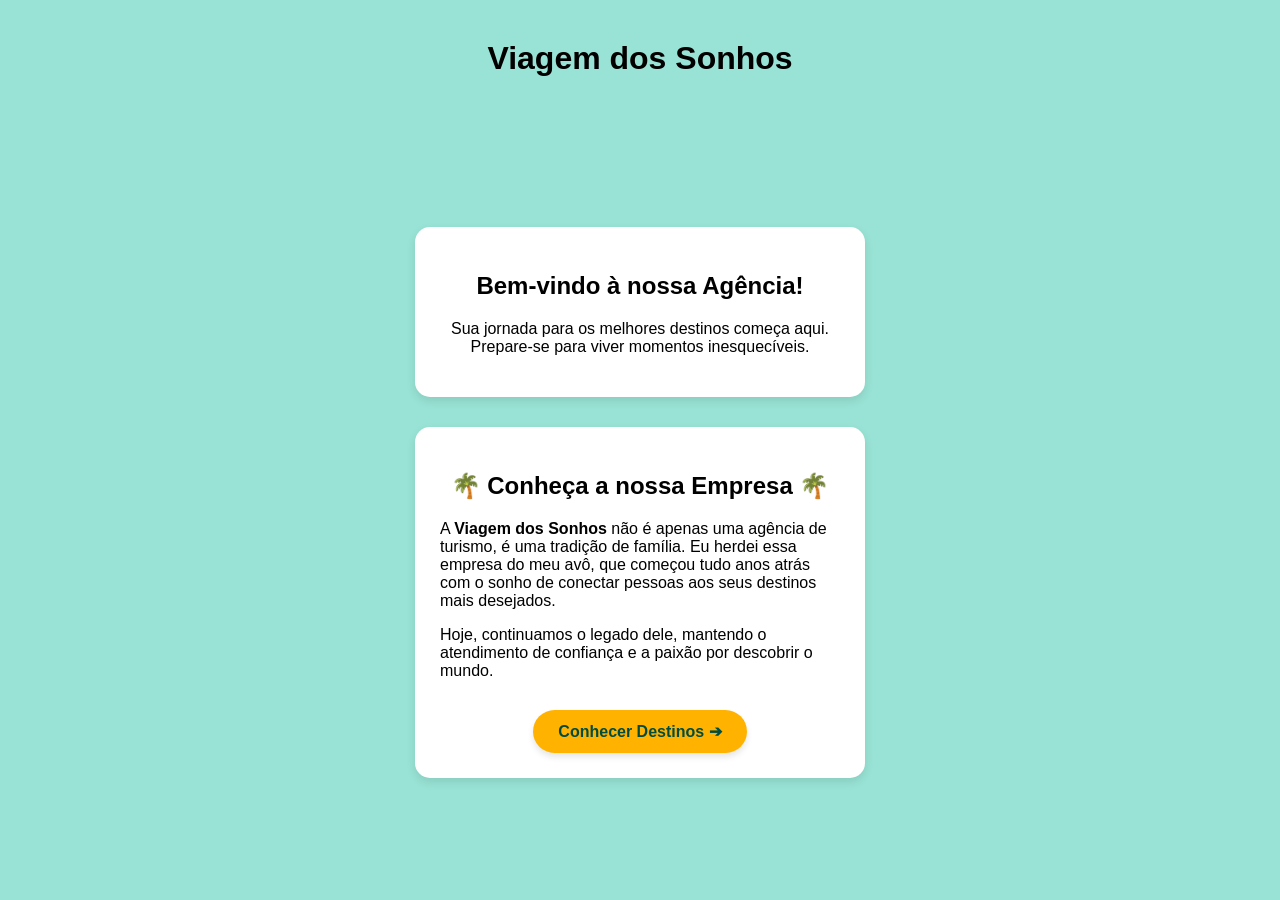
<file: index.html>
<!DOCTYPE html>
<html lang="pt-br">
<head>
    <meta charset="UTF-8">
    <meta name="viewport" content="width=device-width, initial-scale=1.0">
    <title>Boas-Vindas - Viagem dos Sonhos</title>
<link rel="stylesheet" href="css/style.css">
</head>
<body>

    <header class="topo-site">
        <h1> Viagem dos Sonhos </h1>
    </header>

    <main class="container-inicio">
        
        <section class="balao-contato" style="margin-top: 50px; text-align: center;">
            <h2>Bem-vindo à nossa Agência!</h2>
            <p>Sua jornada para os melhores destinos começa aqui. Prepare-se para viver momentos inesquecíveis.</p>
        </section>

        <section class="balao-contato">
            <h2 style="text-align: center;">🌴 Conheça a nossa Empresa 🌴</h2>
            <p>A <strong>Viagem dos Sonhos</strong> não é apenas uma agência de turismo, é uma tradição de família. Eu herdei essa empresa do meu avô, que começou tudo anos atrás com o sonho de conectar pessoas aos seus destinos mais desejados.</p>
            <p>Hoje, continuamos o legado dele, mantendo o atendimento de confiança e a paixão por descobrir o mundo.</p>
            
            <div class="navegacao">
                <a href="contrato.html" class="btn-proximo">Conhecer Destinos ➔</a>
            </div>
        </section>

    </main>

</body>
</html>
</file>
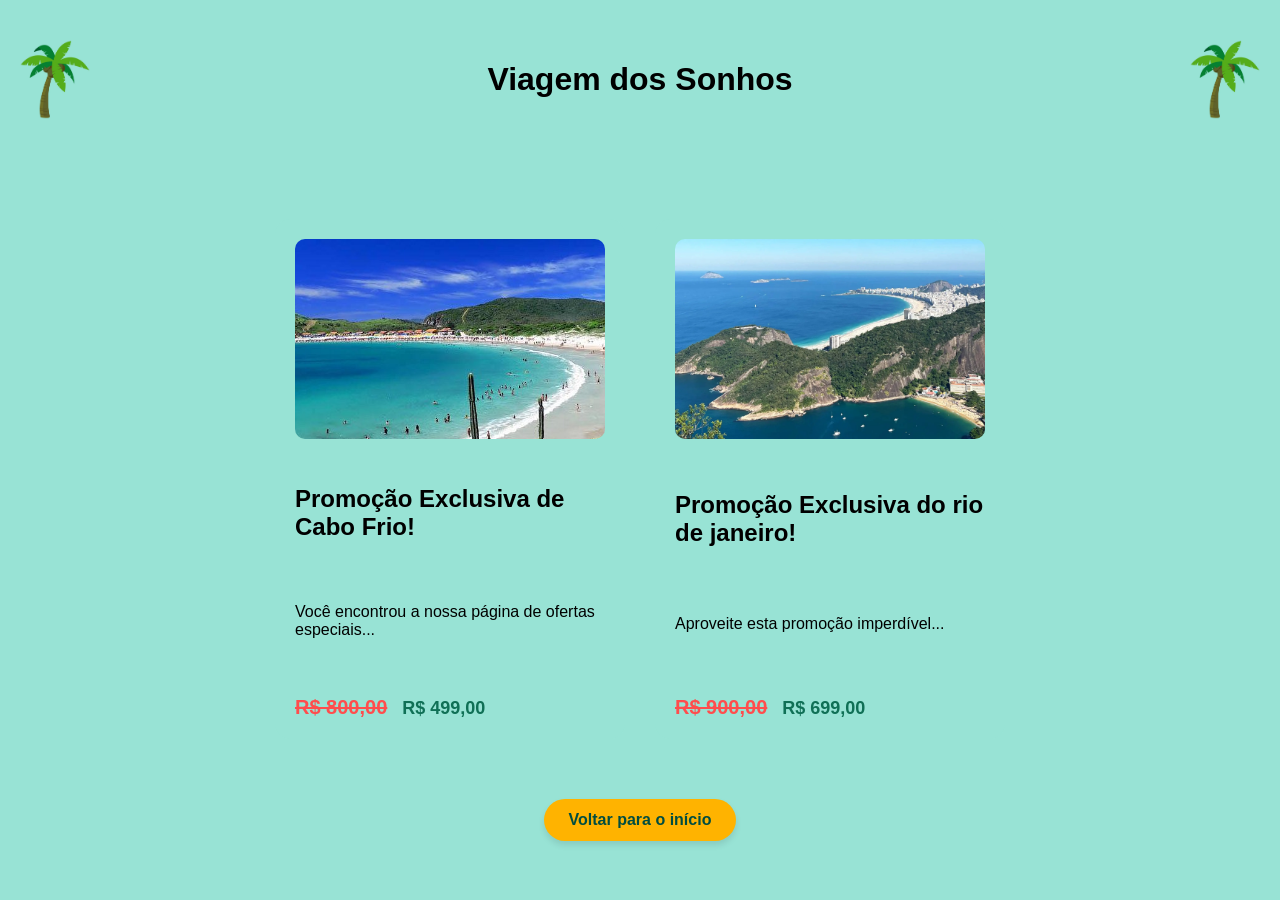
<file: promo/index.html>
<!DOCTYPE html>
<html lang="pt-br">
<head>
    <meta charset="UTF-8">
    <meta name="viewport" content="width=device-width, initial-scale=1.0">
    <title>Promoção Exclusiva - Viagem dos Sonhos</title>
    <link rel="stylesheet" href="../css/style.css">
</head>
<body>

   <header class="topo-site">
  <img src="../img/195a33def6f0f77846eb7f2474d947cc.jpg" alt="Coqueiro" class="coqueiro">
  <h1>Viagem dos Sonhos</h1>
  <img src="../img/195a33def6f0f77846eb7f2474d947cc.jpg" alt="Coqueiro" class="coqueiro">
</header>

   <main class="container-promo">

  <!-- PRIMEIRO CARD: Cabo Frio -->
  <article class="card-promo">
    <img src="../img/perfeita-fora-de-temporada.jpg" alt="Praia de Cabo Frio" class="imagem-card">
    <h2>Promoção Exclusiva de Cabo Frio!</h2>
    <p>Você encontrou a nossa página de ofertas especiais...</p>
    <p class="preco">
      <del style="color: #ff4d4d; font-size: 20px; margin-right: 10px;">R$ 800,00</del>
      <span>R$ 499,00</span>
    </p>
  </article>

  <!-- SEGUNDO CARD: Rio de Janeiro -->
  <article class="card-promo">
    <img src="../img/praias-do-rio.webp" alt="Praia do Rio de Janeiro" class="imagem-card">
    <h2>Promoção Exclusiva do rio de janeiro!</h2>
    <p>Aproveite esta promoção imperdível...</p>
    <p class="preco">
      <del style="color: #ff4d4d; font-size: 20px; margin-right: 10px;">R$ 900,00</del>
      <span>R$ 699,00</span>
    </p>
  </article>

</main>

<!-- BOTÃO FORA DOS CARDS (Fica lá no final de tudo) -->
<div style="margin-top: 20px; text-align: center; width: 100%;">
  <a href="../index.html" class="btn-proximo" style="text-decoration: none; display: inline-block;">Voltar para o início</a>
</div>
</file>
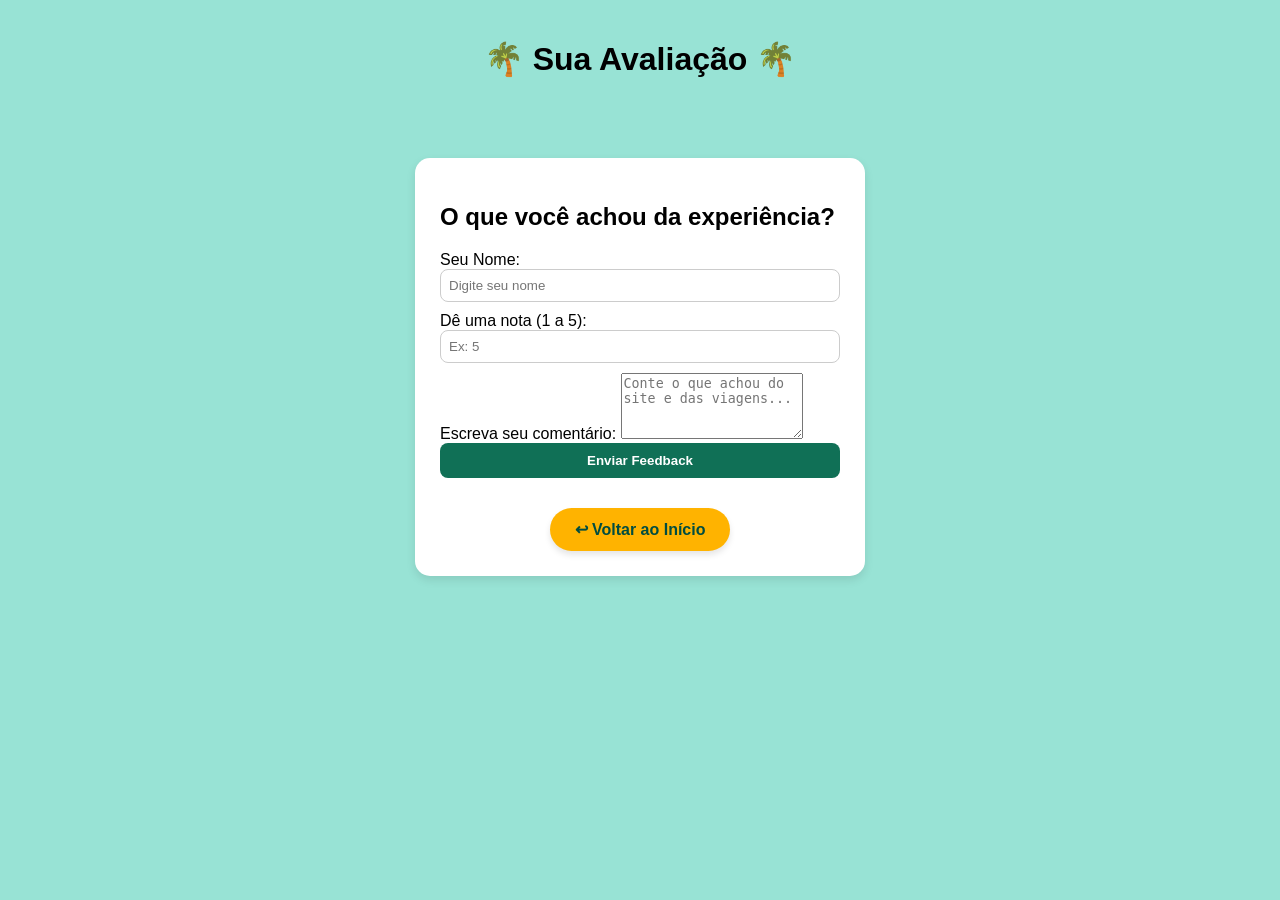
<file: avaliacao.html>
<!DOCTYPE html>
<html lang="pt-br">
<head>
    <meta charset="UTF-8">
    <meta name="viewport" content="width=device-width, initial-scale=1.0">
    <title>Avaliação - Viagem dos Sonhos</title>
    <link rel="stylesheet" href="css/style.css">
</head>
<body>

    <header class="topo-site">
        <h1>🌴 Sua Avaliação 🌴</h1>
    </header>

    <main class="container-cards">
        <form class="balao-contato" action="#">
            <h2>O que você achou da experiência?</h2>
            
            <label for="nome-usuario">Seu Nome:</label>
            <input type="text" id="nome-usuario" placeholder="Digite seu nome">
            
            <label for="nota">Dê uma nota (1 a 5):</label>
            <input type="number" id="nota" min="1" max="5" placeholder="Ex: 5">

            <label for="texto-avaliacao">Escreva seu comentário:</label>
            <textarea id="texto-avaliacao" rows="4" placeholder="Conte o que achou do site e das viagens..."></textarea>
            
            <button type="submit">Enviar Feedback</button>

            <div class="navegacao">
                <a href="index.html" class="btn-proximo">↩ Voltar ao Início</a>
            </div>
        </form>
    </main>

</body>
</html>
</file>
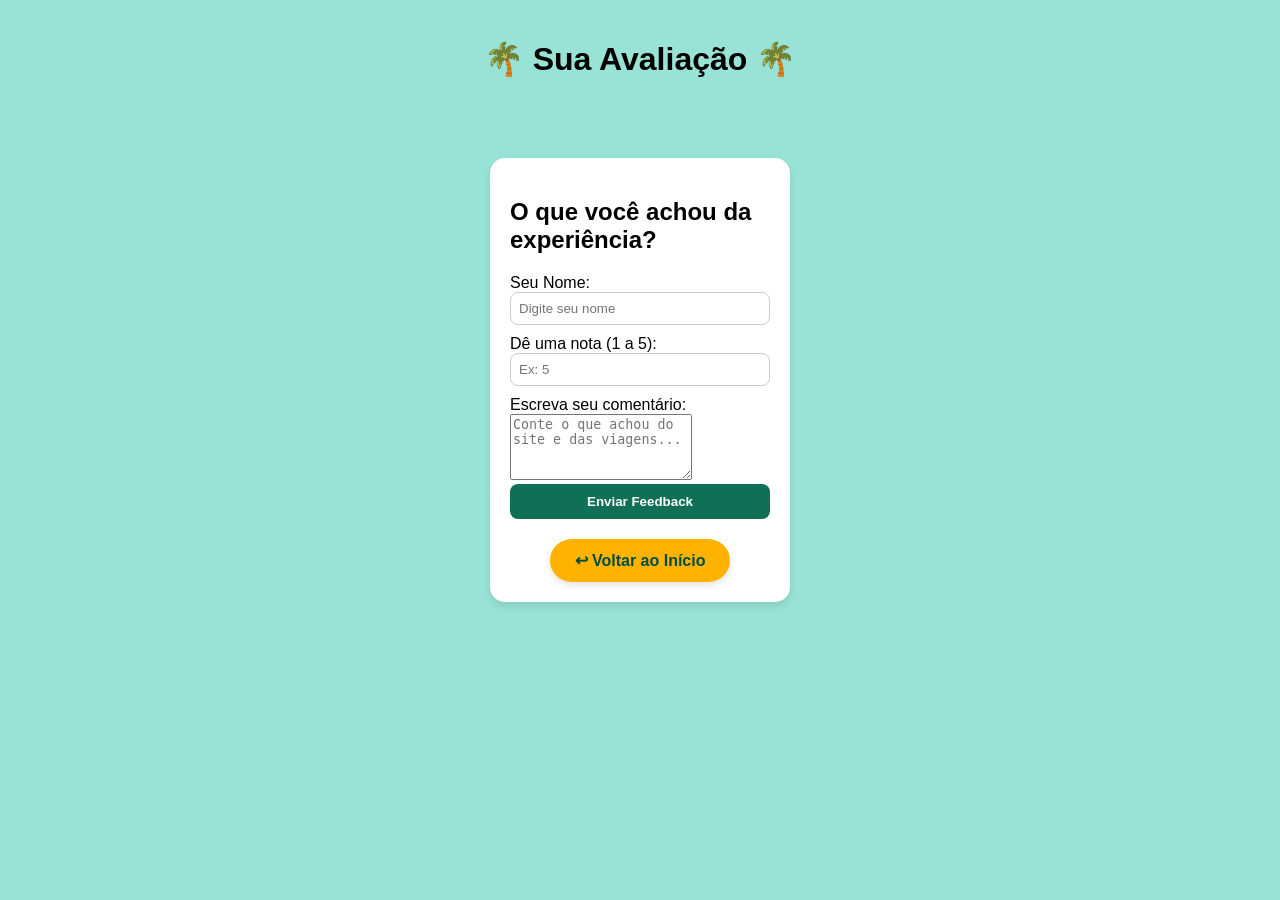
<file: avaliação.html>
<!DOCTYPE html>
<html lang="pt-br">
<head>
    <meta charset="UTF-8">
    <meta name="viewport" content="width=device-width, initial-scale=1.0">
    <title>Avaliação - Viagem dos Sonhos</title>
    <link rel="stylesheet" href="./style.css">
</head>
<body>

    <header class="topo-site">
        <h1>🌴 Sua Avaliação 🌴</h1>
    </header>

    <main class="container-cards">
        <form class="balao-contato" action="#">
            <h2>O que você achou da experiência?</h2>
            
            <label for="nome-usuario">Seu Nome:</label>
            <input type="text" id="nome-usuario" placeholder="Digite seu nome">
            
            <label for="nota">Dê uma nota (1 a 5):</label>
            <input type="number" id="nota" min="1" max="5" placeholder="Ex: 5">

            <label for="texto-avaliacao">Escreva seu comentário:</label>
            <textarea id="texto-avaliacao" rows="4" placeholder="Conte o que achou do site e das viagens..."></textarea>
            
            <button type="submit">Enviar Feedback</button>

            <div class="navegacao">
                <a href="index.html" class="btn-proximo">↩ Voltar ao Início</a>
            </div>
        </form>
    </main>

</body>
</html>
</file>
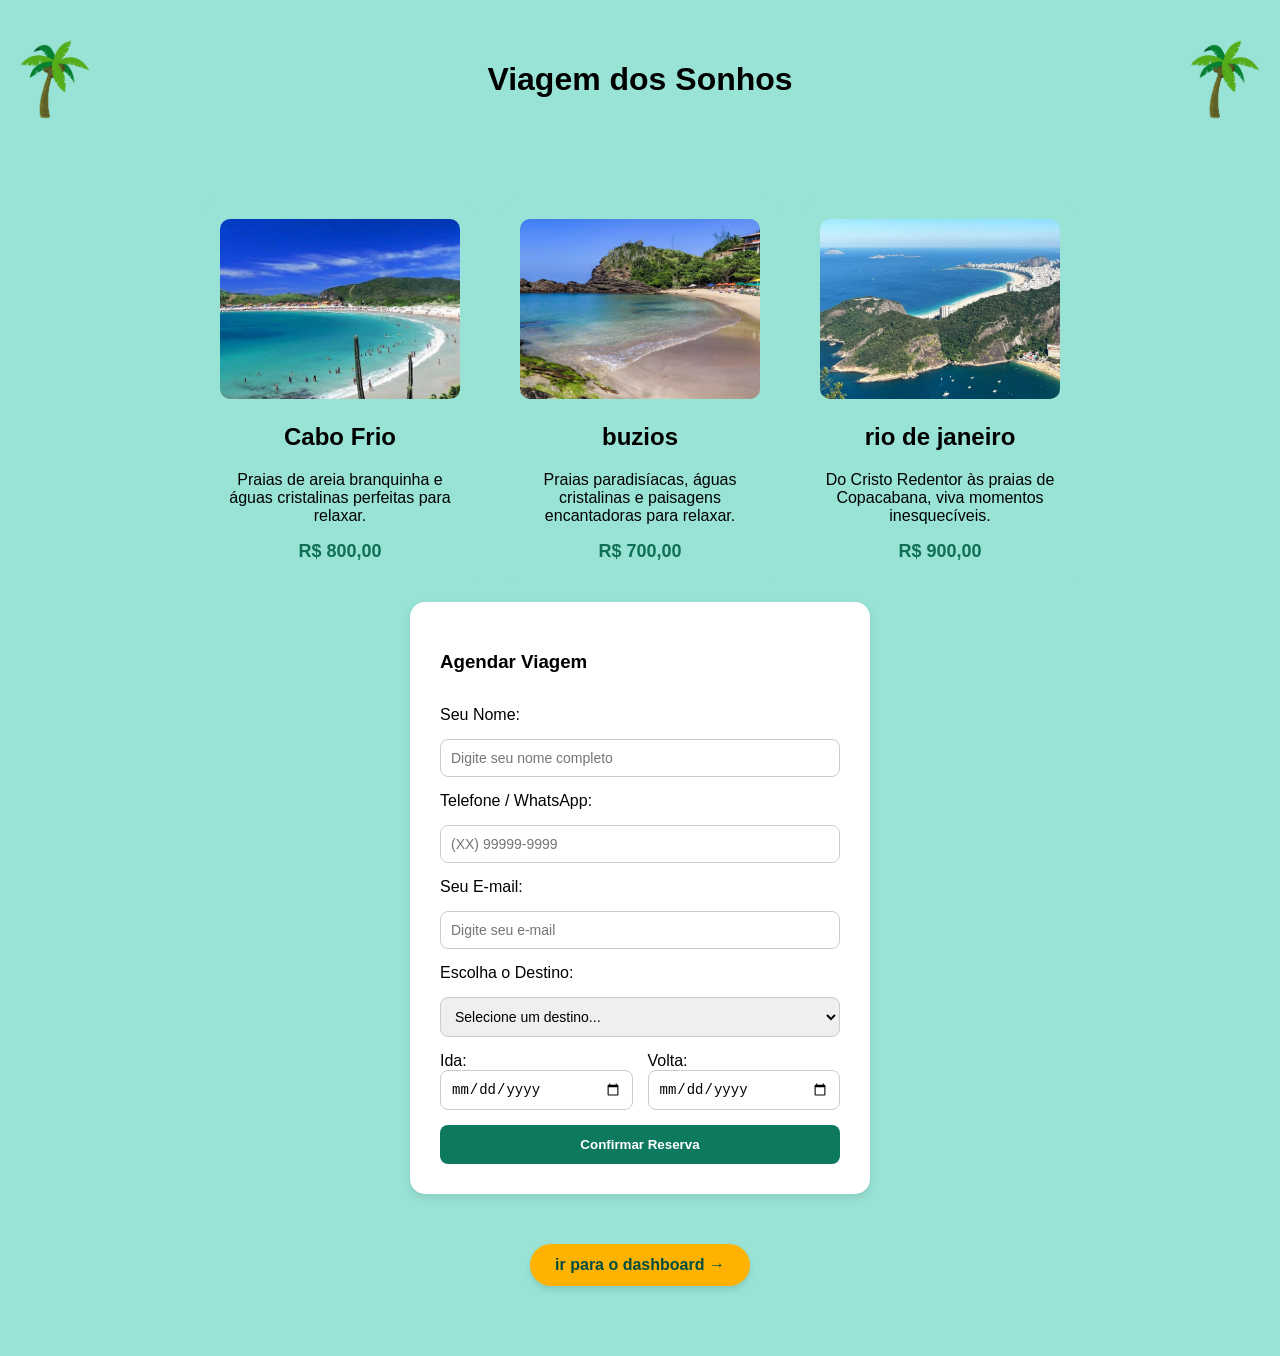
<file: contrato.html>
<!DOCTYPE html>
<html lang="pt-br">
<head>
    <meta charset="UTF-8">
    <meta name="viewport" content="width=device-width, initial-scale=1.0">
    <title>Viagem dos Sonhos</title>
    <link rel="stylesheet" href="css/style.css">
</head>
<body>

   <header class="topo-site">
  <img src="img/195a33def6f0f77846eb7f2474d947cc.jpg" alt="Coqueiro" class="coqueiro">
  <h1>Viagem dos Sonhos</h1>
  <img src="img/195a33def6f0f77846eb7f2474d947cc.jpg" alt="Coqueiro" class="coqueiro">
</header>

    <main class="container-cards">
        <article class="card">
           <img src="img/perfeita-fora-de-temporada.jpg" alt="Praia de Cabo Frio" class="imagem-card">
            <h2>Cabo Frio</h2>
            <p>Praias de areia branquinha e águas cristalinas perfeitas para relaxar.</p>
            <p class="preco">R$ 800,00</p>
        </article>

       <article class="card">
 <img src="img/buzios-praia-ferradurinha-1920x1080-1.jpg.webp" alt="Praia de Buzios" class="imagem-card">
            <h2>buzios</h2>
            <p>Praias paradisíacas, águas cristalinas e paisagens encantadoras para relaxar.</p>
            <p class="preco">R$ 700,00</p>
      
        </article>

        <article class="card">
 <img src="img/praias-do-rio.webp" alt="Praia do rj" class="imagem-card">
            <h2>rio de janeiro</h2>
            <p>Do Cristo Redentor às praias de Copacabana, viva momentos inesquecíveis.</p>
            <p class="preco">R$ 900,00</p>
      
        </article>
<form class="card-formulario">
  <h3>Agendar Viagem</h3>

  <label for="nome">Seu Nome:</label>
  <input type="text" id="nome" placeholder="Digite seu nome completo" required>

  <label for="telefone">Telefone / WhatsApp:</label>
  <input type="tel" id="telefone" placeholder="(XX) 99999-9999" required>

  <label for="email">Seu E-mail:</label>
  <input type="email" id="email" placeholder="Digite seu e-mail" required>

  <label for="destino">Escolha o Destino:</label>
  <select id="destino" required>
    <option value="" disabled selected>Selecione um destino...</option>
    <option value="rio">Rio de Janeiro</option>
    <option value="buzios">Búzios</option>
    <option value="cabo-frio">Cabo Frio</option>
  </select>

  <div class="datas">
    <div>
      <label for="ida">Ida:</label>
      <input type="date" id="ida" required>
    </div>
    <div>
      <label for="volta">Volta:</label>
      <input type="date" id="volta" required>
    </div>
  </div>

  <button type="submit" class="btn-enviar">Confirmar Reserva</button>
</form>

<div class="navegacao">
  <a href="dashboard.html" class="btn-proximo">ir para o dashboard →</a>
</div>
</file>
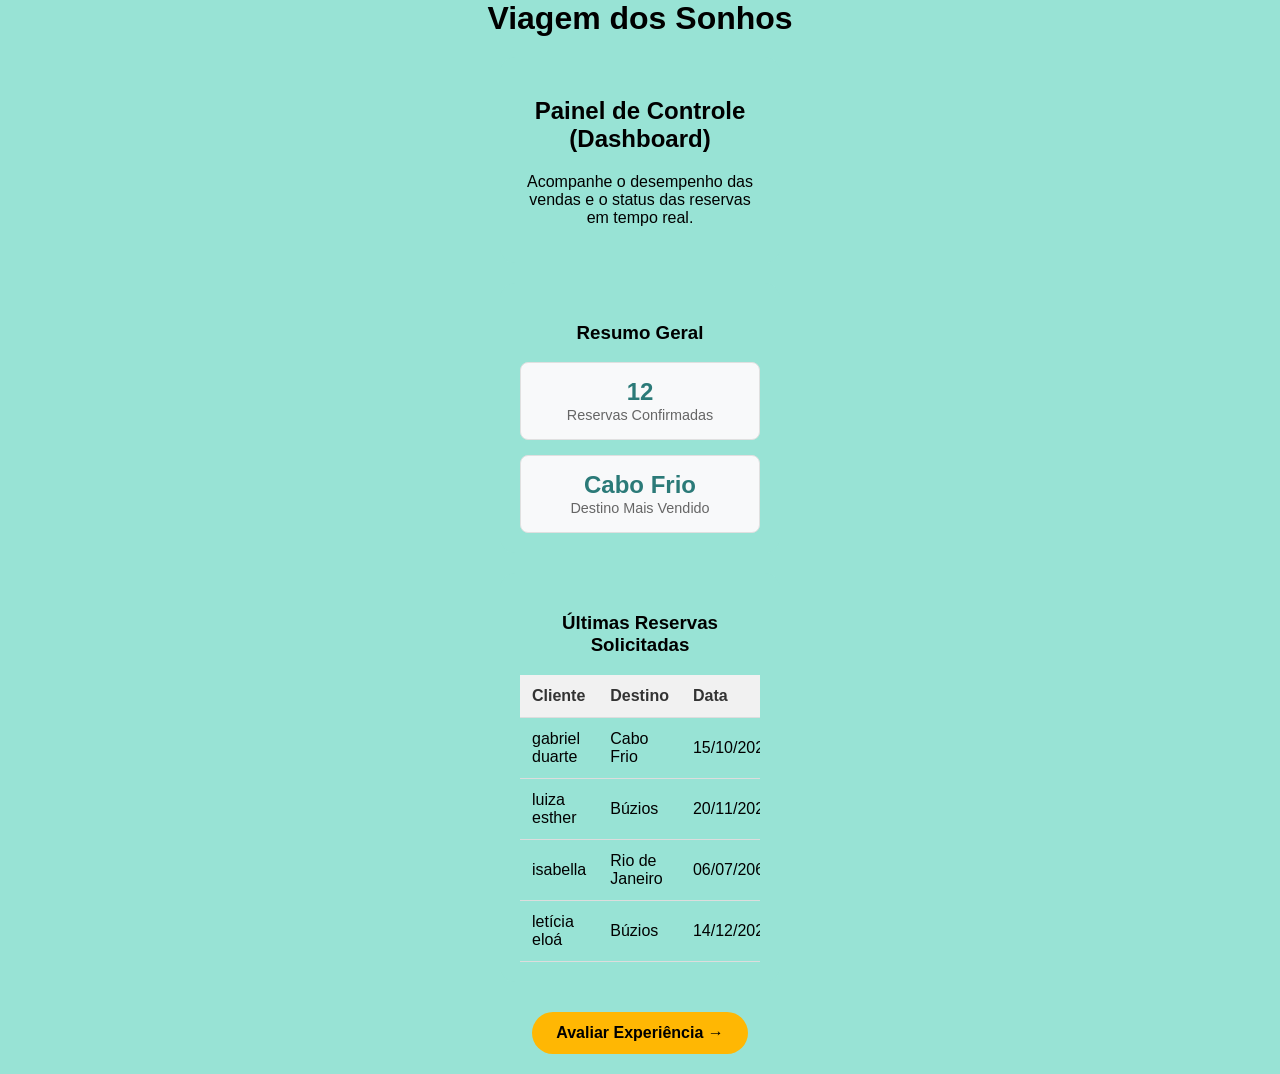
<file: dashboard.html>
<!DOCTYPE html>
<html lang="pt-br">
<head>
    <meta charset="UTF-8">
    <meta name="viewport" content="width=device-width, initial-scale=1.0">
    <title>Dashboard - Viagem dos Sonhos</title>
    <link rel="stylesheet" href="css/style.css?v=1">
</head>
<body>

    <header class="header">
       
        <h1>Viagem dos Sonhos</h1>
      
    </header>

    <main class="main-container">
        
        <div class="card">
            <h2>Painel de Controle (Dashboard)</h2>
            <p>Acompanhe o desempenho das vendas e o status das reservas em tempo real.</p>
        </div>

        <div class="card">
            <h3>Resumo Geral</h3>
            <div class="metrics-grid">
                <div class="metric-item">
                    <span class="metric-number">12</span>
                    <span class="metric-label">Reservas Confirmadas</span>
                </div>
                <div class="metric-item">
                    <span class="metric-number">Cabo Frio</span>
                    <span class="metric-label">Destino Mais Vendido</span>
                </div>
            </div>
        </div>

        <div class="card">
            <h3>Últimas Reservas Solicitadas</h3>
            <div class="table-container">
                <table class="dashboard-table">
                    <thead>
                        <tr>
                            <th>Cliente</th>
                            <th>Destino</th>
                            <th>Data</th>
                            <th>Status</th>
                        </tr>
                    </thead>
                    <tbody>
                        <tr>
                            <td>gabriel duarte</td>
                            <td>Cabo Frio</td>
                            <td>15/10/2026</td>
                            <td><span class="status confirmado">Confirmado</span></td>
                        </tr>
                        <tr>
                            <td>luiza esther</td>
                            <td>Búzios</td>
                            <td>20/11/2026</td>
                            <td><span class="status pendente">Pendente</span></td>
                        </tr>
                        <tr>
                            <td>isabella</td>
                            <td>Rio de Janeiro</td>
                            <td>06/07/2067</td>
                            <td><span class="status confirmado">Confirmado</span></td>
                        </tr>
                           <tr>
                            <td>letícia eloá</td>
                            <td>Búzios</td>
                            <td>14/12/2026</td>
                            <td><span class="status confirmado">Confirmado</span></td>
                        </tr>
                    </tbody>
                </table>
            </div>
        </div>

        <div class="button-container">
            <a href="avaliacao.html">
                <button class="btn-amarelo">Avaliar Experiência →</button>
            </a>
        </div>

    </main>

</body>
</html>
</file>
<file: css/style.css>
/* Configuração geral do corpo do site */
body {
    margin: 0;
    padding: 0;
    background-color: #98e3d5; /* Cor azul-piscina de fundo */
    font-family: Arial, sans-serif;
    display: flex;
    flex-direction: column;
    align-items: center; 
    width: 100%;
    min-height: 100vh;
}

/* Topo do site */
.topo-site {
    display: flex;
    justify-content: space-between; 
    align-items: center;     
    width: 100%;                    
    box-sizing: border-box;         
    padding: 0 40px;                
    margin-top: 20px;
    margin-bottom: 40px;     
}

.coqueiro {
    width: 90px;             
    height: auto;            
    mix-blend-mode: multiply; 
}

h1 {
    font-size: 32px;
    color: #000000;
    margin: 0;
}

/* Container dos cards */
.container-cards {
    display: flex;
    justify-content: center; 
align-items: center;
    gap: 30px;               
    width: 100%;             
    max-width: 1200px;       
    box-sizing: border-box;
    padding: 20px;
    margin-bottom: 50px; 
    flex-direction: row;       
  flex-wrap: wrap;          
  justify-content: center;   
  gap: 20px;
}


/* CORRIGIDO: Estilo dos cards na cor AZUL-PISCINA */
.card {
    background-color: #98e3d5; /* Mesma cor azul-piscina do fundo */
    border-radius: 15px;       
    padding: 20px;
    width: 280px;             
    text-align: center;        
    box-sizing: border-box;
    /* Removida a sombra para misturar perfeitamente com o fundo */
}

.card img {
  width: 100%;
  height: 180px;
  object-fit: cover;
  border-radius: 10px;
}

.preco {
    font-weight: bold;
    font-size: 18px;
    color: #107056; 
    margin-top: 15px;
    margin-bottom: 0;
}

/* ESTRUTURA DO RODAPÉ (Balões brancos nos cantos inferiores) */
.rodape-container {
    display: flex;
    justify-content: space-between; 
    width: 100%;
    max-width: 1140px; 
    box-sizing: border-box;
    padding: 0 20px 40px 20px; 
    margin-top: auto; 
}

/* Mantive os balões de contato e data brancos para dar leitura na hora de digitar */
.balao-contato, .balao-datas {
    background-color: #ffffff;
    border-radius: 15px;
    padding: 20px;
    box-shadow: 0px 4px 8px rgba(0, 0, 0, 0.1);
    box-sizing: border-box;
    width: 300px;
}

.balao-contato h3, .balao-datas h3 {
    margin-top: 0;
    margin-bottom: 15px;
    font-size: 18px;
    color: #333;
}

.balao-contato input, .balao-datas input {
    width: 100%;
    padding: 8px;
    margin-bottom: 10px;
    border: 1px solid #ccc;
    border-radius: 8px;
    box-sizing: border-box;
    font-family: Arial, sans-serif;
}

.campos-datas {
    display: grid;
    grid-template-columns: auto 1fr;
    align-items: center;
    gap: 8px;
}

.campos-datas label {
    font-size: 14px;
    font-weight: bold;
    color: #555;
}

.balao-contato button {
    width: 100%;
    padding: 10px;
    background-color: #107056;
    color: white;
    border: none;
    border-radius: 8px;
    font-weight: bold;
    cursor: pointer;
}

.balao-contato button:hover {
    background-color: #0b523e;
}


.topo-site {
    text-align: center; /* Garante o título no centro */
    padding: 20px;
}

.topo-site h1 {
    display: inline-flex;
    align-items: center;
    justify-content: center;
    gap: 10px;
    margin: 0 auto;
}

/* Garante que os blocos novos sigam o padrão do seu site */
.container-cards {
    display: flex;
    flex-direction: row;
    align-items: center;
    justify-content: center;
    padding: 20px;
}

/* Botão Amarelo de Navegação */
.navegacao {
  display: flex;
  justify-content: center;
  margin-top: 30px;
  width: 100%;
}
.btn-proximo {
    background-color: #ffb300; /* Amarelo ouro */
    color: #004d40;
    padding: 12px 25px;
    text-decoration: none;
    border-radius: 25px;
    font-weight: bold;
    display: inline-block;
    box-shadow: 0 4px 6px rgba(0,0,0,0.1);
    transition: 0.2s;
}

.btn-proximo:hover {
    background-color: #ffa000;
    transform: scale(1.05);
}
main {
  display: flex;
  justify-content: center;
  gap: 20px;
}

.card-formulario input,
.card-formulario select {
  width: 100%;
  padding: 10px;
  border: 1px solid #ccc;
  border-radius: 8px;
  box-sizing: border-box;
  font-size: 14px;
}

.datas {
  display: flex;
  gap: 15px;
}

.datas div {
  flex: 1;
}
h1 {
  margin: 0;
  text-align: center;
}

.card-formulario {
  background-color: white;
  padding: 30px;
  border-radius: 15px;
  width: 400px;             
  display: flex;
  flex-direction: column;
  gap: 15px;                
  box-shadow: 0 4px 10px rgba(0,0,0,0.1);
}

.datas {
  display: flex;
  gap: 15px;                
}

.btn-enviar {
  background-color: #0d7a5f; 
  color: white;
  border: none;
  padding: 12px;
  border-radius: 8px;
  cursor: pointer;
  font-weight: bold;
}

/* Container que segura as duas caixas */
.container-inicio {
  display: flex;
  flex-direction: column; /* Coloca um card embaixo do outro */
  align-items: center;    /* Centraliza as duas caixas no meio da tela */
  gap: 30px;              /* Afasta o card de cima do de baixo */
  padding: 40px 20px;
}

/* O visual de cada balão/card branco */
.balao-contato {
  background-color: #ffffff;
  border-radius: 15px;
  padding: 25px;
  width: 100%;
  max-width: 450px;        /* Mantém uma largura bonita para a leitura */
  box-shadow: 0px 4px 10px rgba(0, 0, 0, 0.1);
  box-sizing: border-box;
}


.imagem-card {
  width: 100%;
  height: 200px;        
  object-fit: cover;    
  border-radius: 10px;  
}


.card-promo {
  background-color: #98e3d5;  
  display: flex;
  flex-direction: column;
  justify-content: space-between;
  width: 100%;
  max-width: 350px;
  min-height: 520px;             
  border-radius: 15px;
  padding: 20px;
  box-sizing: border-box;
}

.container-promo {
  display: flex;
  justify-content: center; 
  align-items: flex-start;  
  gap: 30px;                
  padding: 40px 20px;
}
.coqueiro {
  display: inline !important;
  float: none !important;
  width: 70px !important;
  height: auto !important;
  vertical-align: middle !important;
  flex-shrink: 0;
}
.main-container {
    max-width: 900px;
    margin: 0 auto;
    padding: 20px;
    display: flex;
    flex-direction: column;
    gap: 20px;
}

.metrics-grid {
    display: flex;
    justify-content: space-around;
    gap: 15px;
    margin-top: 15px;
    flex-wrap: wrap;
}

.metric-item {
    background-color: #f8f9fa;
    border: 1px solid #e0e0e0;
    border-radius: 8px;
    padding: 15px;
    flex: 1;
    min-width: 200px;
    text-align: center;
}

.metric-number {
    display: block;
    font-size: 1.5rem;
    font-weight: bold;
    color: #2b7a78;
}

.metric-label {
    font-size: 0.9rem;
    color: #666;
}

.table-container {
    overflow-x: auto;
    margin-top: 15px;
}

.dashboard-table {
    width: 100%;
    border-collapse: collapse;
    text-align: left;
}

.dashboard-table th, 
.dashboard-table td {
    padding: 12px;
    border-bottom: 1px solid #ddd;
}

.dashboard-table th {
    background-color: #f1f1f1;
    color: #333;
}

.status {
    padding: 4px 8px;
    border-radius: 4px;
    font-size: 0.85rem;
    font-weight: bold;
}

.status.confirmado {
    background-color: #d4edda;
    color: #155724;
}

.status.pendente {
    background-color: #fff3cd;
    color: #856404;
}

.button-container {
    text-align: center;
    margin-top: 10px;
}

.btn-amarelo {
    background-color: #ffb703;
    color: #000;
    border: none;
    padding: 12px 24px;
    border-radius: 25px;
    font-weight: bold;
    font-size: 1rem;
    cursor: pointer;
    transition: transform 0.2s, background-color 0.2s;
}

.btn-amarelo:hover {
    background-color: #ffa200;
    transform: scale(1.03);
}
 @media (max-width: 768px) {
  /* Alinha coqueiro e título na mesma linha */
  .topo-site {
    display: flex !important;
    flex-direction: row !important;
    align-items: center !important;
    justify-content: center !important;
    gap: 8px;
  }

  .coqueiro {
    width: 40px !important;
    height: auto !important;
    flex-shrink: 0;
  }

  h1 {
    font-size: 1.3rem !important;
    white-space: nowrap;
    margin: 0;
  }

  /* Empilha as promoções uma embaixo da outra */
  .container-promo {
    flex-direction: column !important;
    align-items: center !important;
  }

  .card-promo {
    width: 90% !important;
  }
}
</file>
<file: style.css>
/* Configuração geral do corpo do site */
body {
    margin: 0;
    padding: 0;
    background-color: #98e3d5; /* Cor azul-piscina de fundo */
    font-family: Arial, sans-serif;
    display: flex;
    flex-direction: column;
    align-items: center; 
    width: 100%;
    min-height: 100vh;
}

/* Topo do site */
.topo-site {
    display: flex;
    justify-content: space-between; 
    align-items: center;     
    width: 100%;                    
    box-sizing: border-box;         
    padding: 0 40px;                
    margin-top: 20px;
    margin-bottom: 40px;     
}

.coqueiro {
    width: 90px;             
    height: auto;            
    mix-blend-mode: multiply; 
}

h1 {
    font-size: 32px;
    color: #000000;
    margin: 0;
}

/* Container dos cards */
.container-cards {
    display: flex;
    justify-content: center; 
    align-items: flex-start;
    gap: 30px;               
    width: 100%;             
    max-width: 1200px;       
    box-sizing: border-box;
    padding: 20px;
    margin-bottom: 50px; 
}

/* CORRIGIDO: Estilo dos cards na cor AZUL-PISCINA */
.card {
    background-color: #98e3d5; /* Mesma cor azul-piscina do fundo */
    border-radius: 15px;       
    padding: 20px;
    width: 250px;              
    text-align: center;        
    box-sizing: border-box;
    /* Removida a sombra para misturar perfeitamente com o fundo */
}

.imagem-card {
    width: 100%;          
    height: 150px;        
    object-fit: cover;    
    border-radius: 10px;  
    margin-bottom: 15px;  
}

.preco {
    font-weight: bold;
    font-size: 18px;
    color: #107056; 
    margin-top: 15px;
    margin-bottom: 0;
}

/* ESTRUTURA DO RODAPÉ (Balões brancos nos cantos inferiores) */
.rodape-container {
    display: flex;
    justify-content: space-between; 
    width: 100%;
    max-width: 1140px; 
    box-sizing: border-box;
    padding: 0 20px 40px 20px; 
    margin-top: auto; 
}

/* Mantive os balões de contato e data brancos para dar leitura na hora de digitar */
.balao-contato, .balao-datas {
    background-color: #ffffff;
    border-radius: 15px;
    padding: 20px;
    box-shadow: 0px 4px 8px rgba(0, 0, 0, 0.1);
    box-sizing: border-box;
    width: 300px;
}

.balao-contato h3, .balao-datas h3 {
    margin-top: 0;
    margin-bottom: 15px;
    font-size: 18px;
    color: #333;
}

.balao-contato input, .balao-datas input {
    width: 100%;
    padding: 8px;
    margin-bottom: 10px;
    border: 1px solid #ccc;
    border-radius: 8px;
    box-sizing: border-box;
    font-family: Arial, sans-serif;
}

.campos-datas {
    display: grid;
    grid-template-columns: auto 1fr;
    align-items: center;
    gap: 8px;
}

.campos-datas label {
    font-size: 14px;
    font-weight: bold;
    color: #555;
}

.balao-contato button {
    width: 100%;
    padding: 10px;
    background-color: #107056;
    color: white;
    border: none;
    border-radius: 8px;
    font-weight: bold;
    cursor: pointer;
}

.balao-contato button:hover {
    background-color: #0b523e;
}
/* ==========================================================
   ADICIONAR NO FINAL DO SEU ARQUIVO STYLE.CSS ORIGINAL
   ========================================================== */

.topo-site {
    text-align: center; /* Garante o título no centro */
    padding: 20px;
}

.topo-site h1 {
    display: inline-flex;
    align-items: center;
    justify-content: center;
    gap: 10px;
    margin: 0 auto;
}

/* Garante que os blocos novos sigam o padrão do seu site */
.container-cards {
    display: flex;
    flex-direction: column;
    align-items: center;
    justify-content: center;
    padding: 20px;
}

/* Botão Amarelo de Navegação */
.navegacao {
    margin-top: 20px;
    text-align: center;
    width: 100%;
}

.btn-proximo {
    background-color: #ffb300; /* Amarelo ouro */
    color: #004d40;
    padding: 12px 25px;
    text-decoration: none;
    border-radius: 25px;
    font-weight: bold;
    display: inline-block;
    box-shadow: 0 4px 6px rgba(0,0,0,0.1);
    transition: 0.2s;
}

.btn-proximo:hover {
    background-color: #ffa000;
    transform: scale(1.05);
}
</file>
